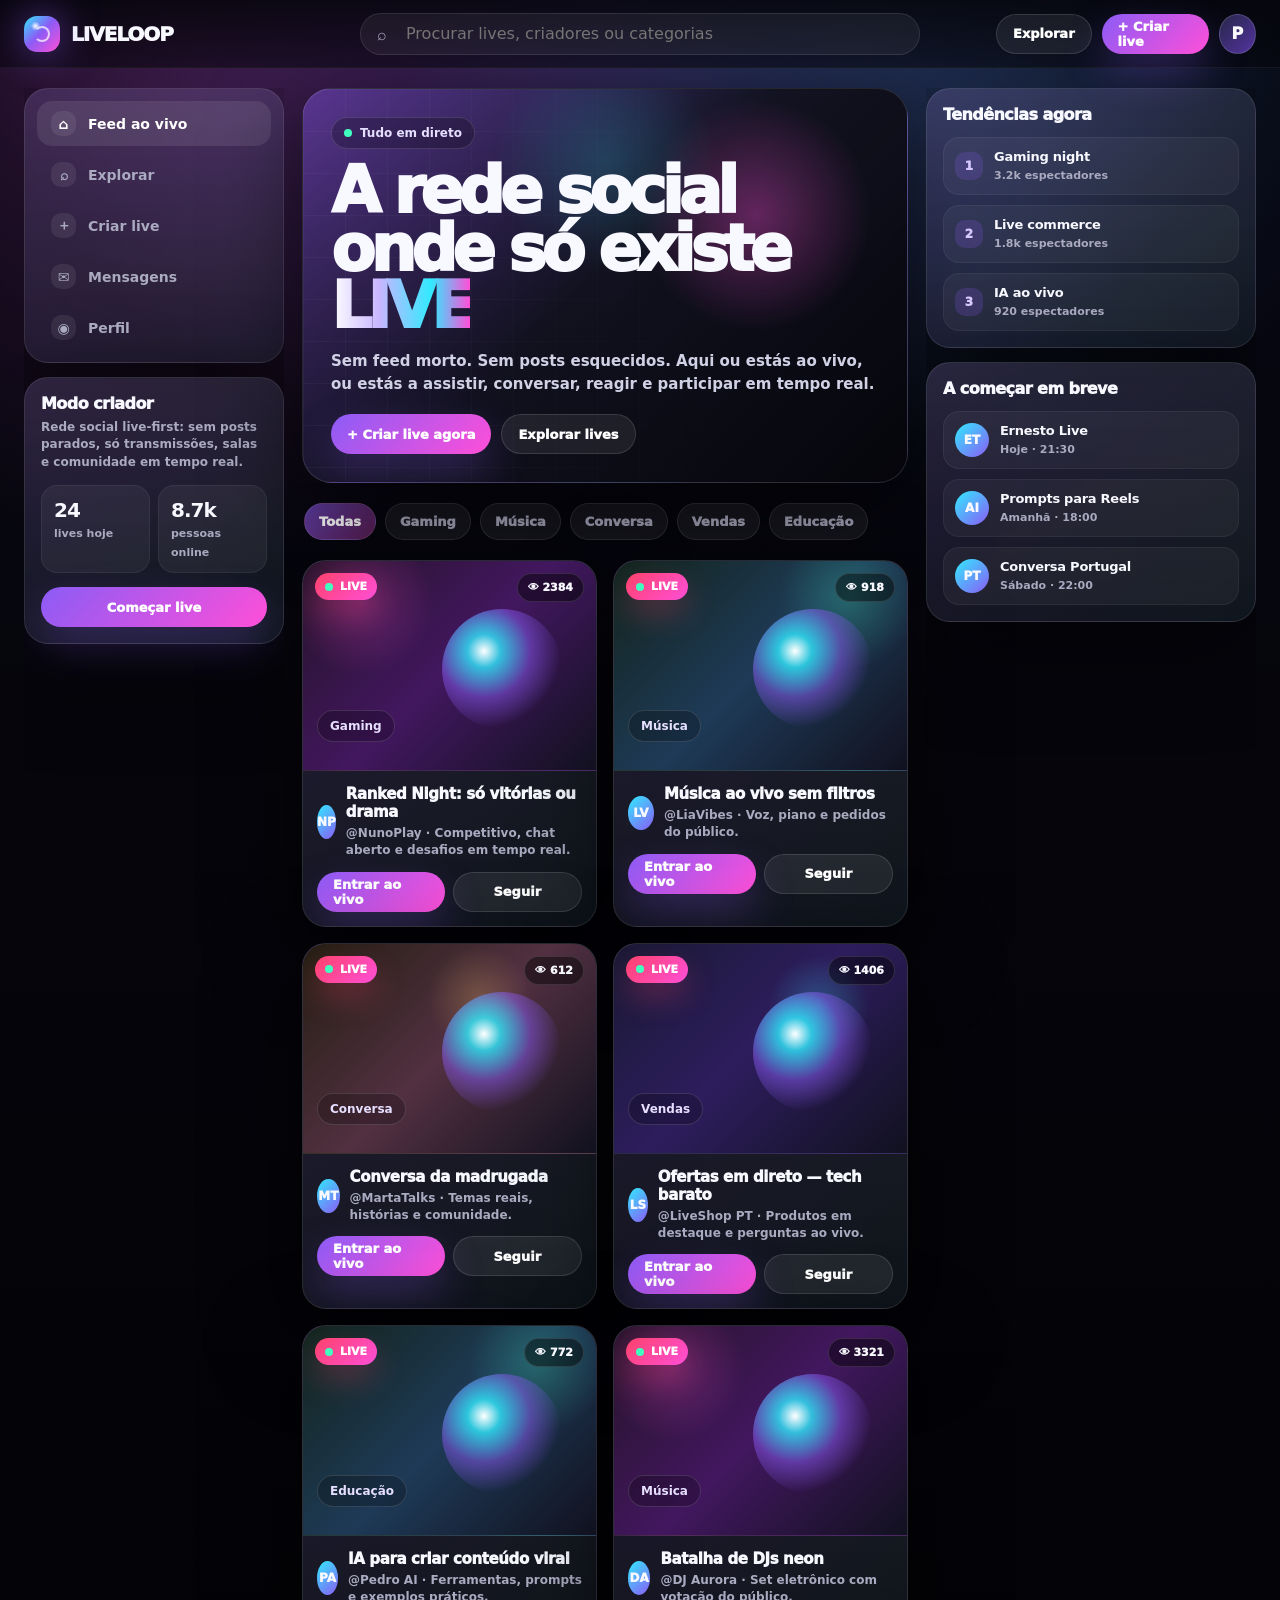
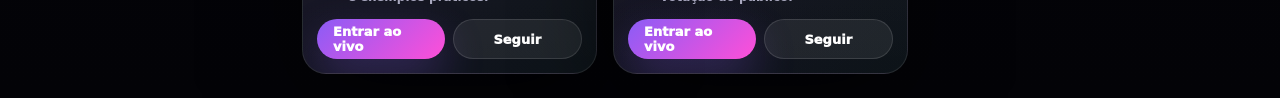
<file: index.html>
<!DOCTYPE html>
<html lang="pt">
<head>
  <meta charset="UTF-8" />
  <meta name="viewport" content="width=device-width, initial-scale=1.0" />
  <title>LIVELOOP — Rede social só para lives</title>
  <meta name="description" content="Rede social live-first onde tudo acontece em direto." />
  <link rel="stylesheet" href="style.css" />
</head>
<body>
  <div class="app">
    <header class="topbar">
  <a class="brand" href="index.html">
    <span class="logo"></span>
    <span>LIVELOOP</span>
  </a>
  <div class="search"><span>⌕</span><input placeholder="Procurar lives, criadores ou categorias" /></div>
  <div class="top-actions">
    <a class="btn" href="explore.html">Explorar</a>
    <a class="btn btn-primary" href="create.html">+ Criar live</a>
    <a class="avatar" href="profile.html">P</a>
  </div>
</header>
    <main class="layout">
      <aside class="sidebar">
  <nav class="panel nav-card">
    <a class="nav-link active" href="index.html"><span class="ico">⌂</span> Feed ao vivo</a>
    <a class="nav-link" href="explore.html"><span class="ico">⌕</span> Explorar</a>
    <a class="nav-link" href="create.html"><span class="ico">＋</span> Criar live</a>
    <a class="nav-link" href="messages.html"><span class="ico">✉</span> Mensagens</a>
    <a class="nav-link" href="profile.html"><span class="ico">◉</span> Perfil</a>
  </nav>

  <div class="panel creator-card">
    <h3>Modo criador</h3>
    <p>Rede social live-first: sem posts parados, só transmissões, salas e comunidade em tempo real.</p>
    <div class="stat-row">
      <div class="stat"><strong>24</strong><span>lives hoje</span></div>
      <div class="stat"><strong>8.7k</strong><span>pessoas online</span></div>
    </div>
    <a class="btn btn-primary" style="width:100%" href="create.html">Começar live</a>
  </div>
</aside>
      <section class="feed">
        <div class="hero">
          <div class="hero-content">
            <div class="badge"><span class="pulse"></span> Tudo em direto</div>
            <h1>A rede social onde só existe <span class="gradient">LIVE</span></h1>
            <p>Sem feed morto. Sem posts esquecidos. Aqui ou estás ao vivo, ou estás a assistir, conversar, reagir e participar em tempo real.</p>
            <div class="hero-actions">
              <a class="btn btn-primary" href="create.html">+ Criar live agora</a>
              <a class="btn" href="explore.html">Explorar lives</a>
            </div>
          </div>
        </div>

        <div class="tabs">
          <button class="tab active" data-category="Todas">Todas</button>
          <button class="tab" data-category="Gaming">Gaming</button>
          <button class="tab" data-category="Música">Música</button>
          <button class="tab" data-category="Conversa">Conversa</button>
          <button class="tab" data-category="Vendas">Vendas</button>
          <button class="tab" data-category="Educação">Educação</button>
        </div>

        <div class="live-grid" id="liveGrid"></div>
      </section>
      <aside class="rightbar">
  <div class="panel">
    <h3 class="right-title">Tendências agora</h3>
    <div class="trend-list">
      <div class="trend"><div class="rank">1</div><div><strong>Gaming night</strong><span>3.2k espectadores</span></div></div>
      <div class="trend"><div class="rank">2</div><div><strong>Live commerce</strong><span>1.8k espectadores</span></div></div>
      <div class="trend"><div class="rank">3</div><div><strong>IA ao vivo</strong><span>920 espectadores</span></div></div>
    </div>
  </div>

  <div class="panel">
    <h3 class="right-title">A começar em breve</h3>
    <div class="schedule-list">
      <div class="schedule"><div class="mini-avatar">ET</div><div><strong>Ernesto Live</strong><span>Hoje · 21:30</span></div></div>
      <div class="schedule"><div class="mini-avatar">AI</div><div><strong>Prompts para Reels</strong><span>Amanhã · 18:00</span></div></div>
      <div class="schedule"><div class="mini-avatar">PT</div><div><strong>Conversa Portugal</strong><span>Sábado · 22:00</span></div></div>
    </div>
  </div>
</aside>
    </main>
    <nav class="mobile-nav">
  <a href="index.html">⌂</a>
  <a href="explore.html">⌕</a>
  <a href="create.html">＋</a>
  <a href="messages.html">✉</a>
  <a href="profile.html">◉</a>
</nav>
  </div>
  <script src="app.js"></script>
</body>
</html>
</file>
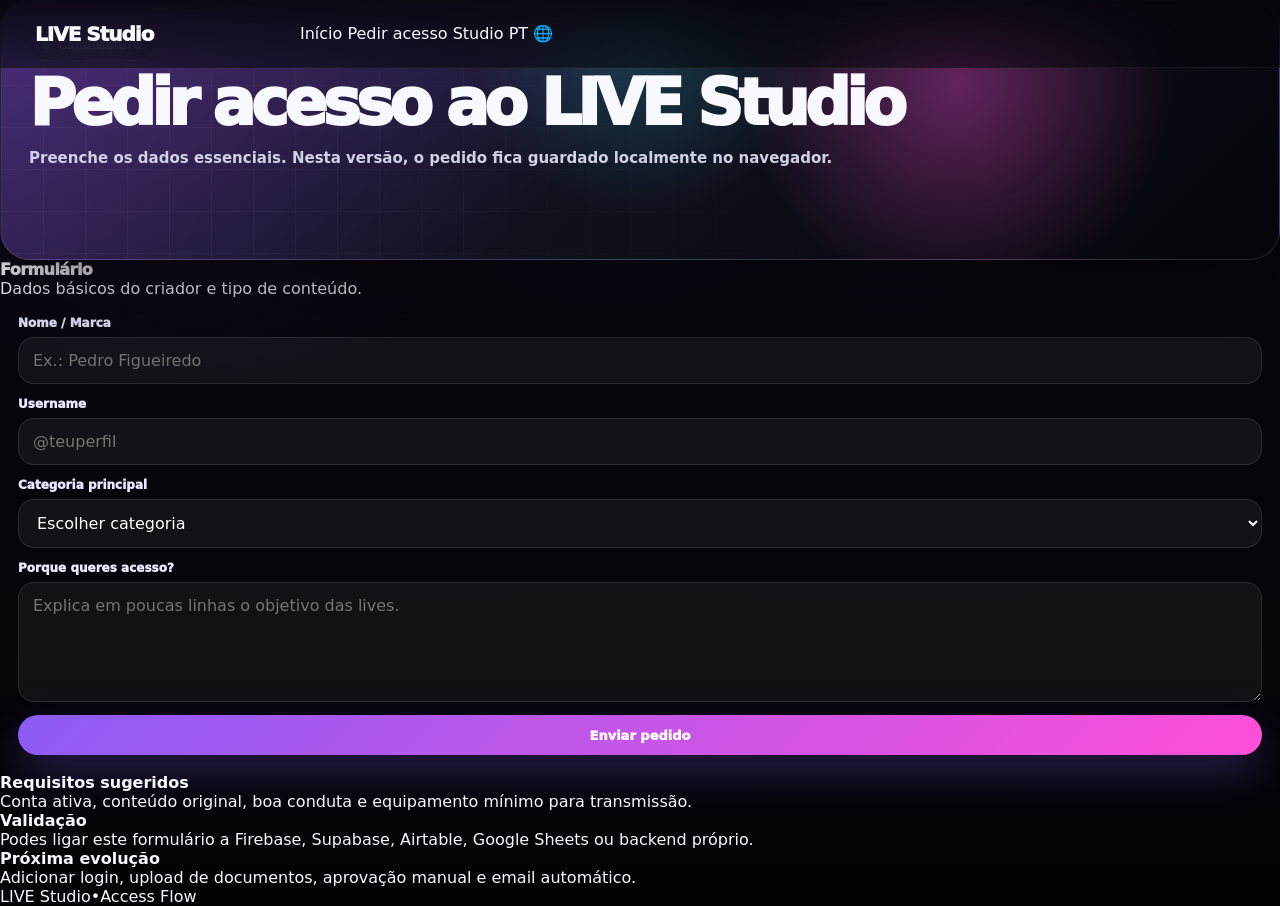
<file: acesso.html>
<!DOCTYPE html>
<html lang="pt">
<head>
  <meta charset="UTF-8" />
  <meta name="viewport" content="width=device-width, initial-scale=1.0" />
  <title>Pedir Acesso — LIVE Studio</title>
  <link rel="stylesheet" href="style.css" />
</head>
<body>
  <header class="topbar">
    <a class="brand" href="index.html">
      <span class="brand-mark"></span>
      <span>LIVE Studio</span>
    </a>
    <nav class="nav">
      <a href="index.html">Início</a>
      <a class="active" href="acesso.html">Pedir acesso</a>
      <a class="keep" href="studio.html">Studio</a>
      <span class="lang">PT 🌐</span>
    </nav>
  </header>

  <main>
    <section class="hero small">
      <div class="hero-inner">
        <div class="badge"><span class="pulse"></span> Candidatura</div>
        <h1>Pedir acesso ao <span class="gradient-text">LIVE Studio</span></h1>
        <p class="subtitle">Preenche os dados essenciais. Nesta versão, o pedido fica guardado localmente no navegador.</p>
      </div>
    </section>

    <div class="content">
      <section class="section grid-2">
        <div class="card card-pad">
          <h2 class="section-title" style="text-align:left">Formulário</h2>
          <p class="section-subtitle" style="text-align:left">Dados básicos do criador e tipo de conteúdo.</p>

          <form class="form" id="accessForm">
            <div class="field">
              <label for="name">Nome / Marca</label>
              <input id="name" name="name" placeholder="Ex.: Pedro Figueiredo" required />
            </div>

            <div class="field">
              <label for="handle">Username</label>
              <input id="handle" name="handle" placeholder="@teuperfil" required />
            </div>

            <div class="field">
              <label for="category">Categoria principal</label>
              <select id="category" name="category" required>
                <option value="">Escolher categoria</option>
                <option>Gaming</option>
                <option>Entretenimento</option>
                <option>Música</option>
                <option>Educação</option>
                <option>Vendas / Live Commerce</option>
              </select>
            </div>

            <div class="field">
              <label for="reason">Porque queres acesso?</label>
              <textarea id="reason" name="reason" placeholder="Explica em poucas linhas o objetivo das lives." required></textarea>
            </div>

            <button class="btn btn-primary" type="submit">Enviar pedido</button>
          </form>
        </div>

        <div class="card info">
          <div class="info-block">
            <strong>Requisitos sugeridos</strong>
            <p>Conta ativa, conteúdo original, boa conduta e equipamento mínimo para transmissão.</p>
          </div>
          <div class="info-block">
            <strong>Validação</strong>
            <p>Podes ligar este formulário a Firebase, Supabase, Airtable, Google Sheets ou backend próprio.</p>
          </div>
          <div class="info-block">
            <strong>Próxima evolução</strong>
            <p>Adicionar login, upload de documentos, aprovação manual e email automático.</p>
          </div>
        </div>
      </section>

      <div class="footer"><span>LIVE Studio</span><span>•</span><span>Access Flow</span></div>
    </div>
  </main>

  <script src="app.js"></script>
</body>
</html>
</file>
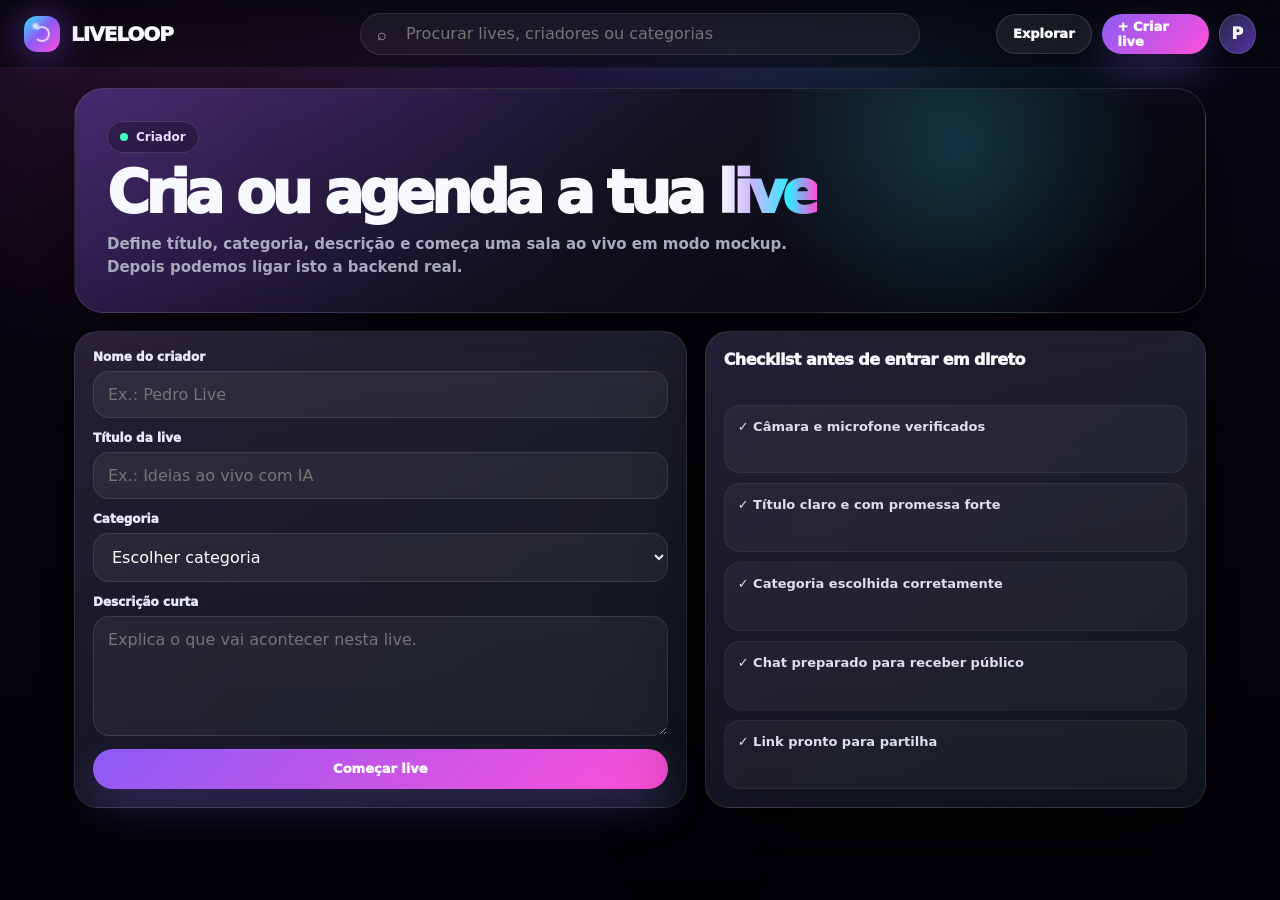
<file: create.html>
<!DOCTYPE html>
<html lang="pt">
<head>
  <meta charset="UTF-8" />
  <meta name="viewport" content="width=device-width, initial-scale=1.0" />
  <title>Criar Live — LIVELOOP</title>
  <link rel="stylesheet" href="style.css" />
</head>
<body>
  <header class="topbar">
  <a class="brand" href="index.html">
    <span class="logo"></span>
    <span>LIVELOOP</span>
  </a>
  <div class="search"><span>⌕</span><input placeholder="Procurar lives, criadores ou categorias" /></div>
  <div class="top-actions">
    <a class="btn" href="explore.html">Explorar</a>
    <a class="btn btn-primary" href="create.html">+ Criar live</a>
    <a class="avatar" href="profile.html">P</a>
  </div>
</header>
  <main class="page">
    <section class="page-hero">
      <div class="badge"><span class="pulse"></span> Criador</div>
      <h1>Cria ou agenda a tua <span class="gradient">live</span></h1>
      <p>Define título, categoria, descrição e começa uma sala ao vivo em modo mockup. Depois podemos ligar isto a backend real.</p>
    </section>

    <section class="form-grid">
      <form class="panel form" id="createLiveForm">
        <div class="field">
          <label for="creator">Nome do criador</label>
          <input id="creator" name="creator" placeholder="Ex.: Pedro Live" required />
        </div>

        <div class="field">
          <label for="title">Título da live</label>
          <input id="title" name="title" placeholder="Ex.: Ideias ao vivo com IA" required />
        </div>

        <div class="field">
          <label for="category">Categoria</label>
          <select id="category" name="category" required>
            <option value="">Escolher categoria</option>
            <option>Gaming</option>
            <option>Música</option>
            <option>Conversa</option>
            <option>Vendas</option>
            <option>Educação</option>
          </select>
        </div>

        <div class="field">
          <label for="description">Descrição curta</label>
          <textarea id="description" name="description" placeholder="Explica o que vai acontecer nesta live."></textarea>
        </div>

        <button class="btn btn-primary" type="submit">Começar live</button>
      </form>

      <aside class="panel checklist">
        <h3 class="section-title" style="text-align:left">Checklist antes de entrar em direto</h3>
        <div class="check">✓ Câmara e microfone verificados</div>
        <div class="check">✓ Título claro e com promessa forte</div>
        <div class="check">✓ Categoria escolhida corretamente</div>
        <div class="check">✓ Chat preparado para receber público</div>
        <div class="check">✓ Link pronto para partilha</div>
      </aside>
    </section>
  </main>
  <nav class="mobile-nav">
  <a href="index.html">⌂</a>
  <a href="explore.html">⌕</a>
  <a href="create.html">＋</a>
  <a href="messages.html">✉</a>
  <a href="profile.html">◉</a>
</nav>
  <script src="app.js"></script>
</body>
</html>
</file>
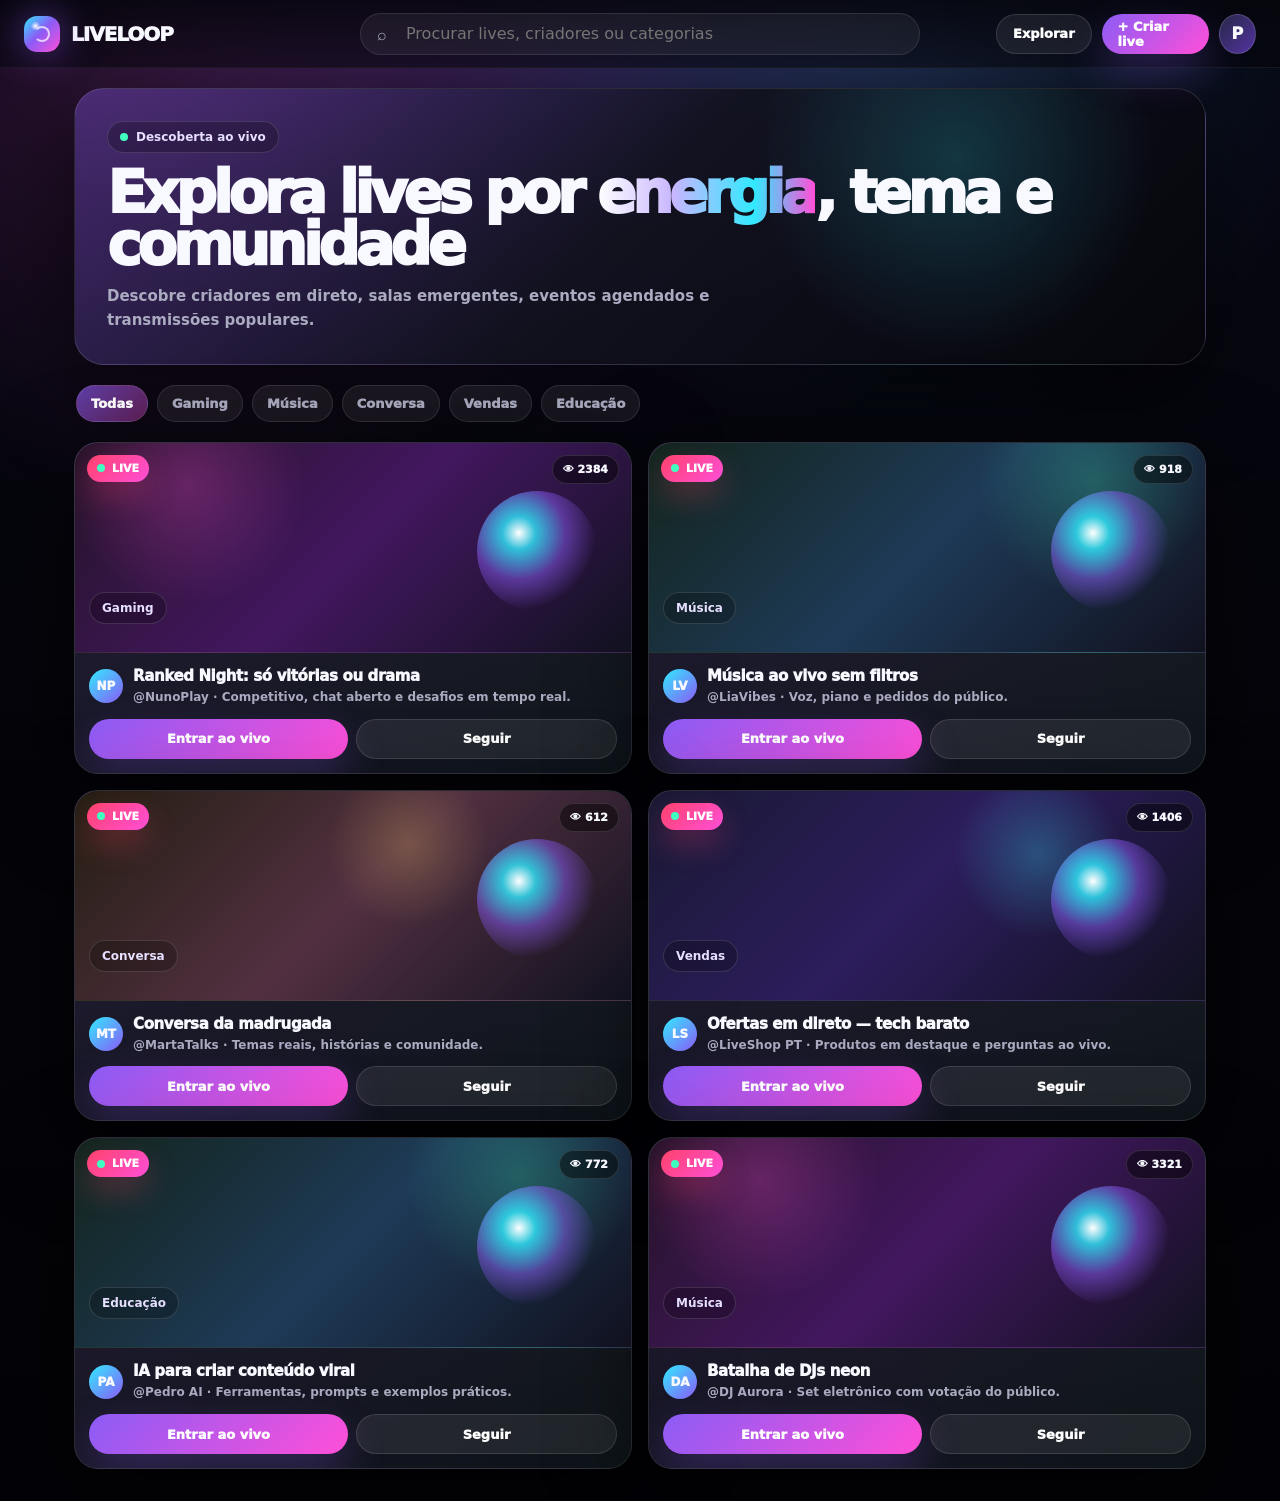
<file: explore.html>
<!DOCTYPE html>
<html lang="pt">
<head>
  <meta charset="UTF-8" />
  <meta name="viewport" content="width=device-width, initial-scale=1.0" />
  <title>Explorar — LIVELOOP</title>
  <link rel="stylesheet" href="style.css" />
</head>
<body>
  <header class="topbar">
  <a class="brand" href="index.html">
    <span class="logo"></span>
    <span>LIVELOOP</span>
  </a>
  <div class="search"><span>⌕</span><input placeholder="Procurar lives, criadores ou categorias" /></div>
  <div class="top-actions">
    <a class="btn" href="explore.html">Explorar</a>
    <a class="btn btn-primary" href="create.html">+ Criar live</a>
    <a class="avatar" href="profile.html">P</a>
  </div>
</header>
  <main class="page">
    <section class="page-hero">
      <div class="badge"><span class="pulse"></span> Descoberta ao vivo</div>
      <h1>Explora lives por <span class="gradient">energia</span>, tema e comunidade</h1>
      <p>Descobre criadores em direto, salas emergentes, eventos agendados e transmissões populares.</p>
    </section>

    <section class="feed">
      <div class="tabs">
        <button class="tab active" data-category="Todas">Todas</button>
        <button class="tab" data-category="Gaming">Gaming</button>
        <button class="tab" data-category="Música">Música</button>
        <button class="tab" data-category="Conversa">Conversa</button>
        <button class="tab" data-category="Vendas">Vendas</button>
        <button class="tab" data-category="Educação">Educação</button>
      </div>
      <div class="live-grid" id="liveGrid"></div>
    </section>
  </main>
  <nav class="mobile-nav">
  <a href="index.html">⌂</a>
  <a href="explore.html">⌕</a>
  <a href="create.html">＋</a>
  <a href="messages.html">✉</a>
  <a href="profile.html">◉</a>
</nav>
  <script src="app.js"></script>
</body>
</html>
</file>
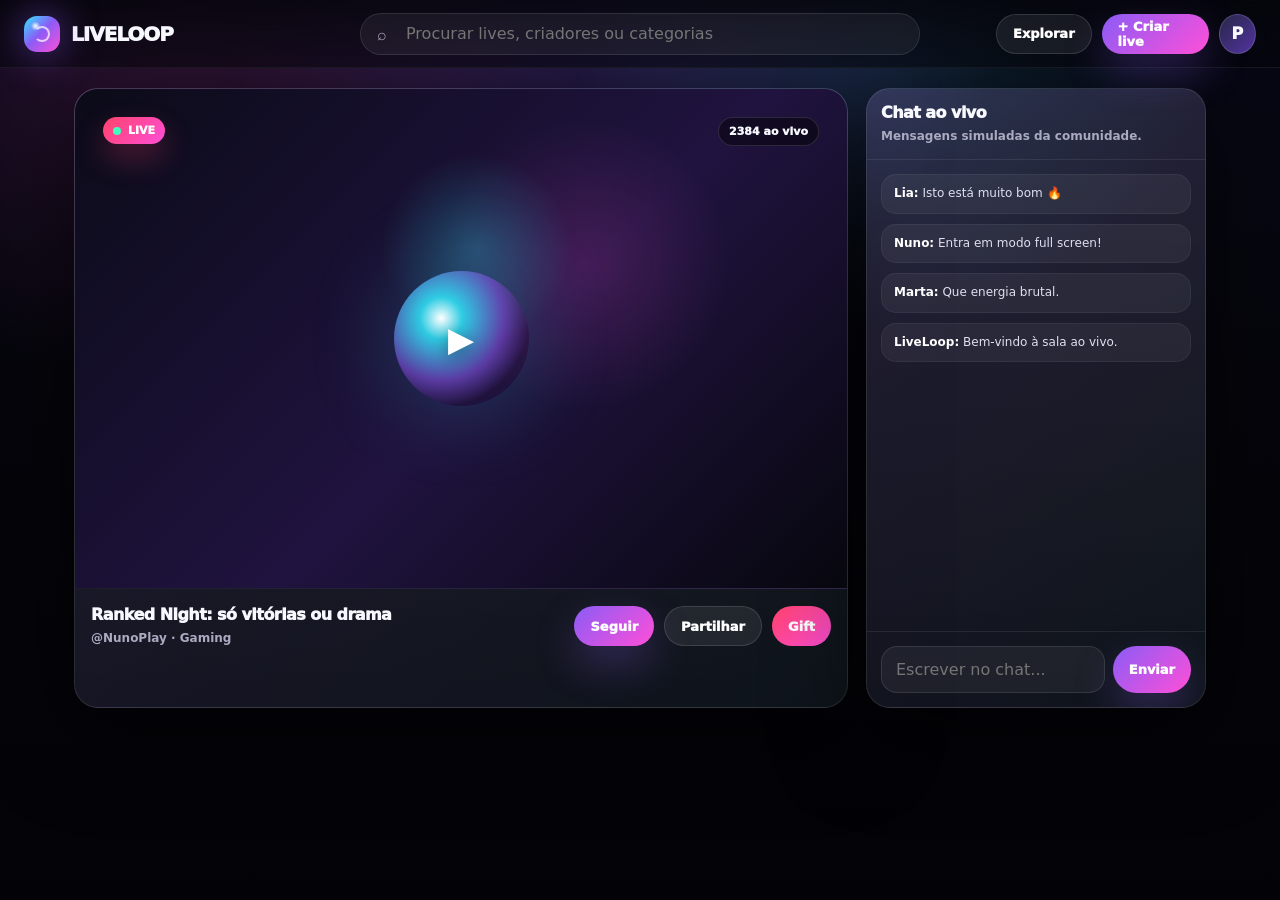
<file: live.html>
<!DOCTYPE html>
<html lang="pt">
<head>
  <meta charset="UTF-8" />
  <meta name="viewport" content="width=device-width, initial-scale=1.0" />
  <title>Sala ao vivo — LIVELOOP</title>
  <link rel="stylesheet" href="style.css" />
</head>
<body>
  <header class="topbar">
  <a class="brand" href="index.html">
    <span class="logo"></span>
    <span>LIVELOOP</span>
  </a>
  <div class="search"><span>⌕</span><input placeholder="Procurar lives, criadores ou categorias" /></div>
  <div class="top-actions">
    <a class="btn" href="explore.html">Explorar</a>
    <a class="btn btn-primary" href="create.html">+ Criar live</a>
    <a class="avatar" href="profile.html">P</a>
  </div>
</header>
  <main class="page">
    <section class="live-room">
      <div class="panel video-stage">
        <div class="video-screen">
          <div class="video-top">
            <div class="live-tag"><span class="pulse"></span> LIVE</div>
            <div class="viewer-tag" id="liveRoomViewers">2.384 ao vivo</div>
          </div>
          <div class="play-orb"></div>
        </div>
        <div class="video-bottom">
          <div>
            <h2 id="liveRoomTitle" class="section-title" style="text-align:left;margin:0">Live</h2>
            <p class="small-text"><span id="liveRoomCreator">@criador</span> · <span id="liveRoomCategory">Categoria</span></p>
          </div>
          <div class="hero-actions">
            <button class="btn btn-primary" data-toast="Seguiste este criador.">Seguir</button>
            <button class="btn" data-toast="Live partilhada no modo mockup.">Partilhar</button>
            <button class="btn btn-danger" data-toast="Presente enviado 🎁">Gift</button>
          </div>
        </div>
      </div>

      <aside class="panel chat">
        <div class="chat-head">
          <h3 class="right-title">Chat ao vivo</h3>
          <p class="small-text">Mensagens simuladas da comunidade.</p>
        </div>
        <div class="chat-messages" id="chatMessages">
          <div class="chat-bubble"><strong>Lia:</strong> Isto está muito bom 🔥</div>
          <div class="chat-bubble"><strong>Nuno:</strong> Entra em modo full screen!</div>
          <div class="chat-bubble"><strong>Marta:</strong> Que energia brutal.</div>
          <div class="chat-bubble"><strong>LiveLoop:</strong> Bem-vindo à sala ao vivo.</div>
        </div>
        <form class="chat-input" id="chatForm">
          <input id="chatText" placeholder="Escrever no chat..." />
          <button class="btn btn-primary" type="submit">Enviar</button>
        </form>
      </aside>
    </section>
  </main>
  <nav class="mobile-nav">
  <a href="index.html">⌂</a>
  <a href="explore.html">⌕</a>
  <a href="create.html">＋</a>
  <a href="messages.html">✉</a>
  <a href="profile.html">◉</a>
</nav>
  <script src="app.js"></script>
</body>
</html>
</file>
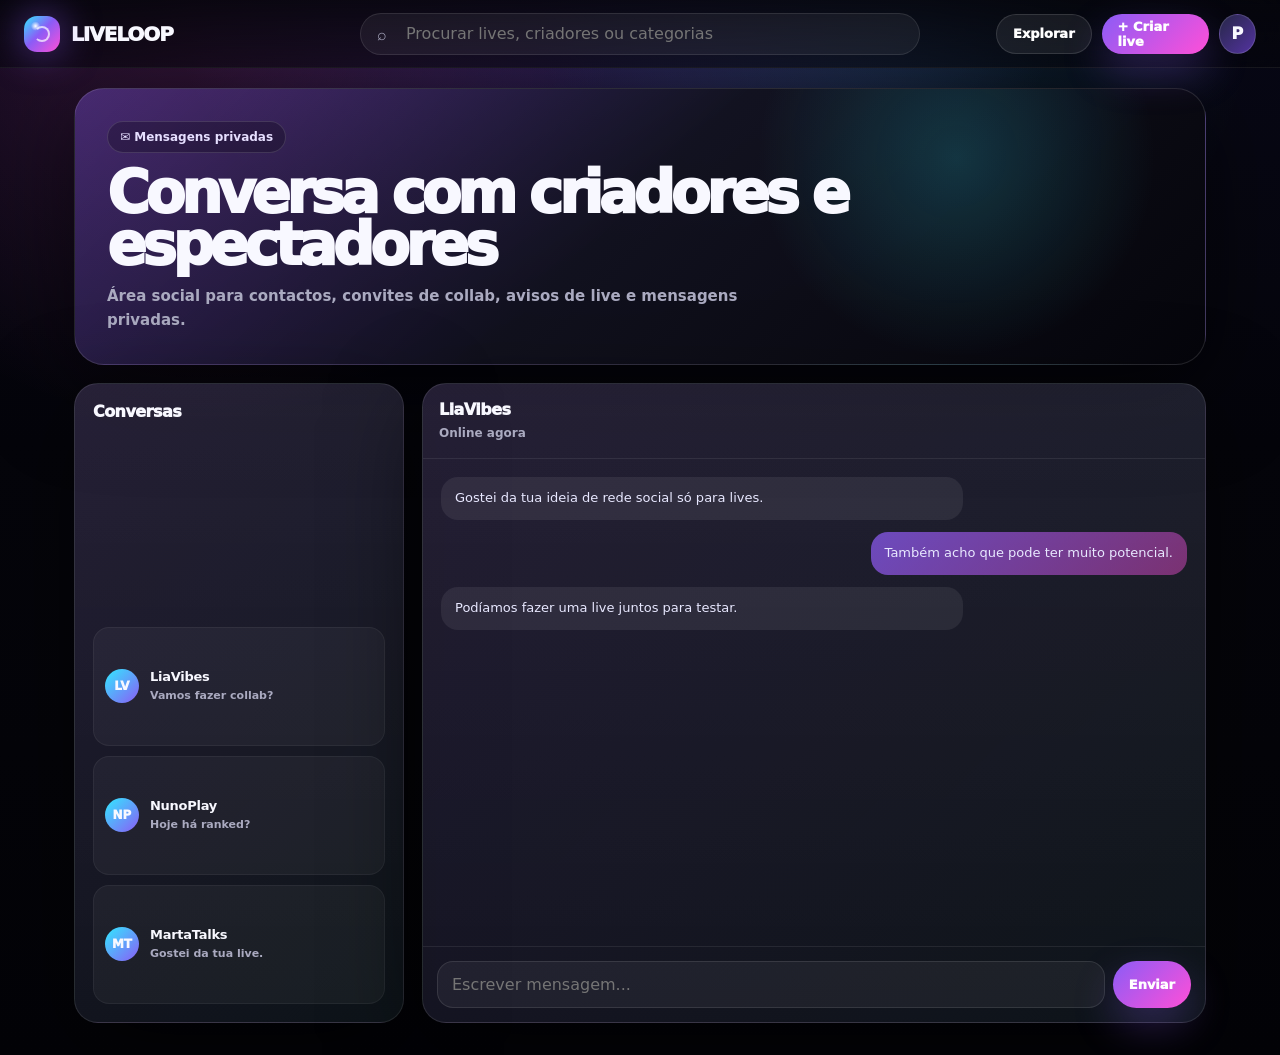
<file: messages.html>
<!DOCTYPE html>
<html lang="pt">
<head>
  <meta charset="UTF-8" />
  <meta name="viewport" content="width=device-width, initial-scale=1.0" />
  <title>Mensagens — LIVELOOP</title>
  <link rel="stylesheet" href="style.css" />
</head>
<body>
  <header class="topbar">
  <a class="brand" href="index.html">
    <span class="logo"></span>
    <span>LIVELOOP</span>
  </a>
  <div class="search"><span>⌕</span><input placeholder="Procurar lives, criadores ou categorias" /></div>
  <div class="top-actions">
    <a class="btn" href="explore.html">Explorar</a>
    <a class="btn btn-primary" href="create.html">+ Criar live</a>
    <a class="avatar" href="profile.html">P</a>
  </div>
</header>
  <main class="page">
    <section class="page-hero">
      <div class="badge">✉ Mensagens privadas</div>
      <h1>Conversa com criadores e espectadores</h1>
      <p>Área social para contactos, convites de collab, avisos de live e mensagens privadas.</p>
    </section>

    <section class="messages-page">
      <aside class="panel checklist">
        <h3 class="right-title">Conversas</h3>
        <div class="message-list">
          <div class="message-item"><div class="mini-avatar">LV</div><div><strong>LiaVibes</strong><span>Vamos fazer collab?</span></div></div>
          <div class="message-item"><div class="mini-avatar">NP</div><div><strong>NunoPlay</strong><span>Hoje há ranked?</span></div></div>
          <div class="message-item"><div class="mini-avatar">MT</div><div><strong>MartaTalks</strong><span>Gostei da tua live.</span></div></div>
        </div>
      </aside>

      <div class="panel conversation">
        <div class="conversation-head">
          <h3 class="right-title">LiaVibes</h3>
          <p class="small-text">Online agora</p>
        </div>

        <div class="conversation-body" id="conversationBody">
          <div class="dm">Gostei da tua ideia de rede social só para lives.</div>
          <div class="dm me">Também acho que pode ter muito potencial.</div>
          <div class="dm">Podíamos fazer uma live juntos para testar.</div>
        </div>

        <form class="chat-input" id="messageForm">
          <input id="messageText" placeholder="Escrever mensagem..." />
          <button class="btn btn-primary" type="submit">Enviar</button>
        </form>
      </div>
    </section>
  </main>
  <nav class="mobile-nav">
  <a href="index.html">⌂</a>
  <a href="explore.html">⌕</a>
  <a href="create.html">＋</a>
  <a href="messages.html">✉</a>
  <a href="profile.html">◉</a>
</nav>
  <script src="app.js"></script>
</body>
</html>
</file>
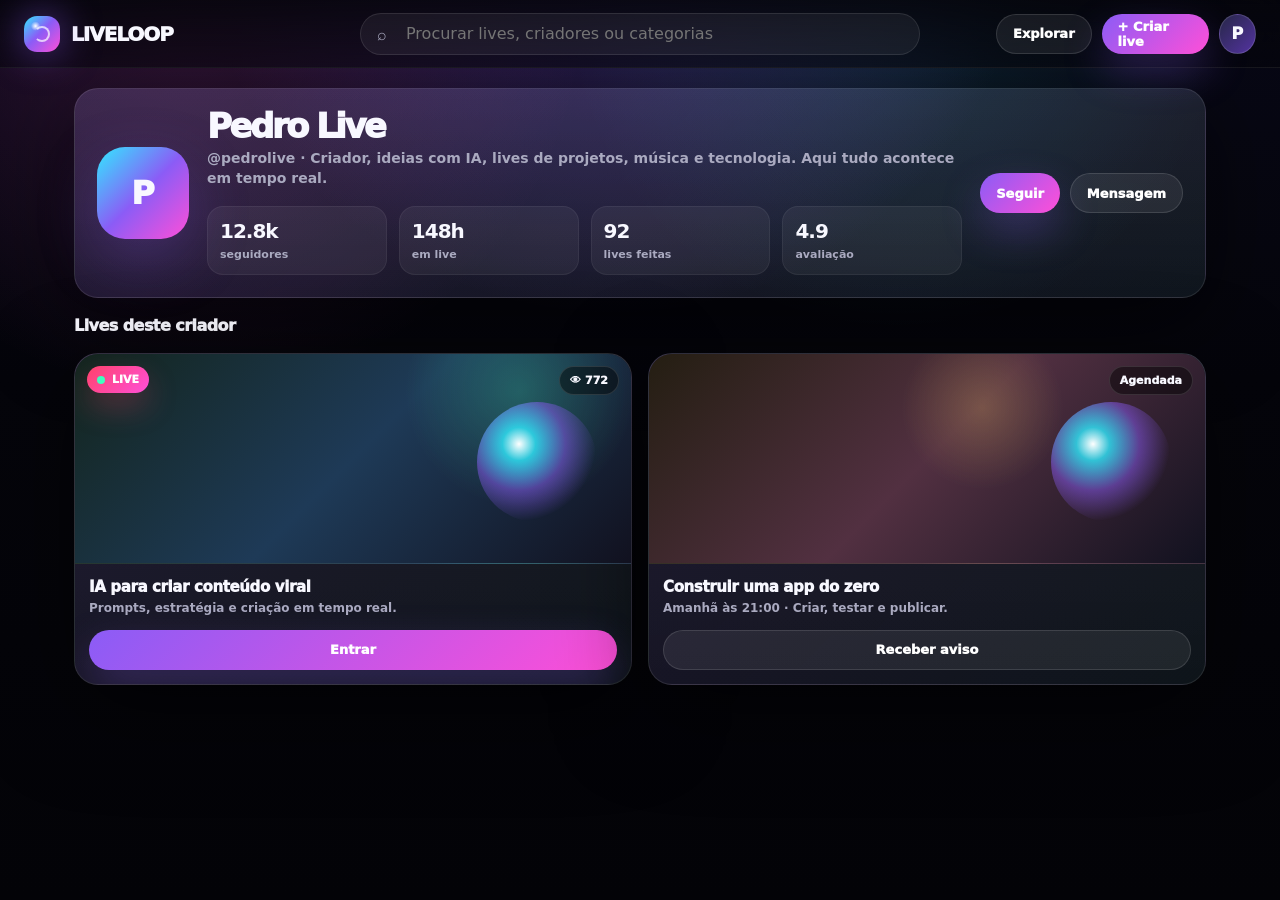
<file: profile.html>
<!DOCTYPE html>
<html lang="pt">
<head>
  <meta charset="UTF-8" />
  <meta name="viewport" content="width=device-width, initial-scale=1.0" />
  <title>Perfil — LIVELOOP</title>
  <link rel="stylesheet" href="style.css" />
</head>
<body>
  <header class="topbar">
  <a class="brand" href="index.html">
    <span class="logo"></span>
    <span>LIVELOOP</span>
  </a>
  <div class="search"><span>⌕</span><input placeholder="Procurar lives, criadores ou categorias" /></div>
  <div class="top-actions">
    <a class="btn" href="explore.html">Explorar</a>
    <a class="btn btn-primary" href="create.html">+ Criar live</a>
    <a class="avatar" href="profile.html">P</a>
  </div>
</header>
  <main class="page">
    <section class="panel profile-header">
      <div class="profile-avatar">P</div>
      <div>
        <h1>Pedro Live</h1>
        <p>@pedrolive · Criador, ideias com IA, lives de projetos, música e tecnologia. Aqui tudo acontece em tempo real.</p>
        <div class="profile-stats">
          <div class="stat"><strong>12.8k</strong><span>seguidores</span></div>
          <div class="stat"><strong>148h</strong><span>em live</span></div>
          <div class="stat"><strong>92</strong><span>lives feitas</span></div>
          <div class="stat"><strong>4.9</strong><span>avaliação</span></div>
        </div>
      </div>
      <div class="hero-actions">
        <button class="btn btn-primary" data-toast="Perfil seguido.">Seguir</button>
        <a class="btn" href="messages.html">Mensagem</a>
      </div>
    </section>

    <section class="feed" style="margin-top:18px">
      <h2 class="section-title" style="text-align:left">Lives deste criador</h2>
      <div class="live-grid">
        <article class="panel live-card">
          <a href="live.html?id=5" class="thumb alt2">
            <div class="live-tag"><span class="pulse"></span> LIVE</div>
            <div class="viewer-tag">👁 772</div>
            <div class="visual-orb"></div>
          </a>
          <div class="live-body">
            <h3>IA para criar conteúdo viral</h3>
            <p>Prompts, estratégia e criação em tempo real.</p>
            <div class="live-actions"><a class="btn btn-primary" href="live.html?id=5">Entrar</a></div>
          </div>
        </article>

        <article class="panel live-card">
          <a href="create.html" class="thumb alt3">
            <div class="viewer-tag">Agendada</div>
            <div class="visual-orb"></div>
          </a>
          <div class="live-body">
            <h3>Construir uma app do zero</h3>
            <p>Amanhã às 21:00 · Criar, testar e publicar.</p>
            <div class="live-actions"><button class="btn" data-toast="Lembrete ativado.">Receber aviso</button></div>
          </div>
        </article>
      </div>
    </section>
  </main>
  <nav class="mobile-nav">
  <a href="index.html">⌂</a>
  <a href="explore.html">⌕</a>
  <a href="create.html">＋</a>
  <a href="messages.html">✉</a>
  <a href="profile.html">◉</a>
</nav>
  <script src="app.js"></script>
</body>
</html>
</file>
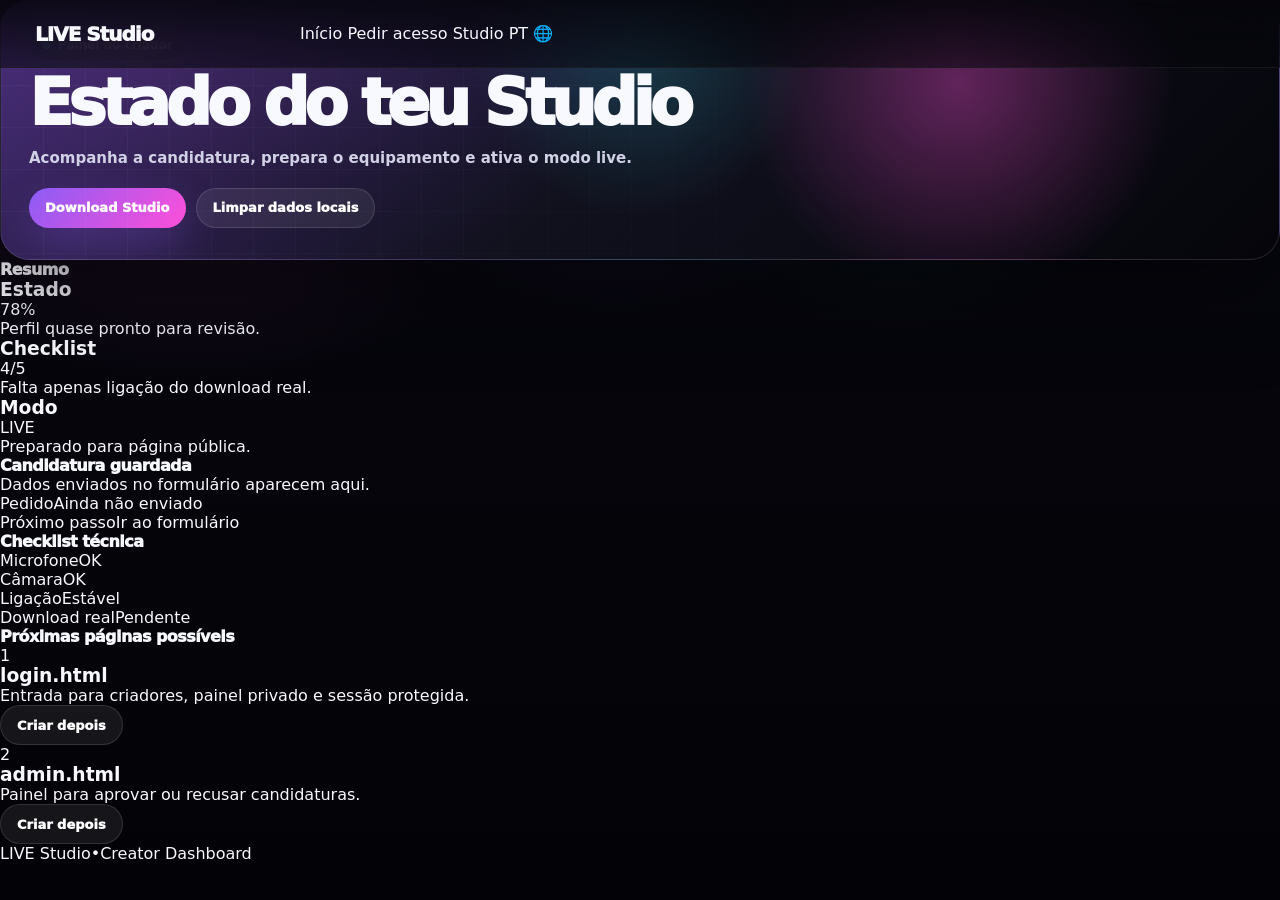
<file: studio.html>
<!DOCTYPE html>
<html lang="pt">
<head>
  <meta charset="UTF-8" />
  <meta name="viewport" content="width=device-width, initial-scale=1.0" />
  <title>Painel — LIVE Studio</title>
  <link rel="stylesheet" href="style.css" />
</head>
<body>
  <header class="topbar">
    <a class="brand" href="index.html">
      <span class="brand-mark"></span>
      <span>LIVE Studio</span>
    </a>
    <nav class="nav">
      <a href="index.html">Início</a>
      <a href="acesso.html">Pedir acesso</a>
      <a class="active keep" href="studio.html">Studio</a>
      <span class="lang">PT 🌐</span>
    </nav>
  </header>

  <main>
    <section class="hero small">
      <div class="hero-inner">
        <div class="badge"><span class="pulse"></span> Painel do criador</div>
        <h1>Estado do teu <span class="gradient-text">Studio</span></h1>
        <p class="subtitle">Acompanha a candidatura, prepara o equipamento e ativa o modo live.</p>
        <div class="hero-actions">
          <button class="btn btn-primary" data-toast="Download simulado. Liga este botão ao ficheiro real.">Download Studio</button>
          <button class="btn" id="clearApplication">Limpar dados locais</button>
        </div>
      </div>
    </section>

    <div class="content">
      <section class="section">
        <h2 class="section-title">Resumo</h2>
        <div class="grid-3">
          <div class="card mini">
            <h3>Estado</h3>
            <div class="metric">78%</div>
            <p>Perfil quase pronto para revisão.</p>
          </div>
          <div class="card mini">
            <h3>Checklist</h3>
            <div class="metric">4/5</div>
            <p>Falta apenas ligação do download real.</p>
          </div>
          <div class="card mini">
            <h3>Modo</h3>
            <div class="metric">LIVE</div>
            <p>Preparado para página pública.</p>
          </div>
        </div>
      </section>

      <section class="section grid-2">
        <div class="card card-pad">
          <h2 class="section-title" style="text-align:left">Candidatura guardada</h2>
          <p class="section-subtitle" style="text-align:left">Dados enviados no formulário aparecem aqui.</p>
          <div class="status-box" id="savedApplication">
            <div class="status-item"><span>Pedido</span><span class="status warn">Ainda não enviado</span></div>
            <div class="status-item"><span>Próximo passo</span><span class="status">Ir ao formulário</span></div>
          </div>
        </div>

        <div class="card card-pad">
          <h2 class="section-title" style="text-align:left">Checklist técnica</h2>
          <div class="status-box">
            <div class="status-item"><span>Microfone</span><span class="status ok">OK</span></div>
            <div class="status-item"><span>Câmara</span><span class="status ok">OK</span></div>
            <div class="status-item"><span>Ligação</span><span class="status ok">Estável</span></div>
            <div class="status-item"><span>Download real</span><span class="status warn">Pendente</span></div>
          </div>
        </div>
      </section>

      <section class="section">
        <h2 class="section-title">Próximas páginas possíveis</h2>
        <div class="card steps">
          <div class="step">
            <div class="num">1</div>
            <div>
              <h3>login.html</h3>
              <p>Entrada para criadores, painel privado e sessão protegida.</p>
            </div>
            <button class="btn" data-toast="Próximo ficheiro sugerido: login.html">Criar depois</button>
          </div>
          <div class="step">
            <div class="num">2</div>
            <div>
              <h3>admin.html</h3>
              <p>Painel para aprovar ou recusar candidaturas.</p>
            </div>
            <button class="btn" data-toast="Próximo ficheiro sugerido: admin.html">Criar depois</button>
          </div>
        </div>
      </section>

      <div class="footer"><span>LIVE Studio</span><span>•</span><span>Creator Dashboard</span></div>
    </div>
  </main>

  <script src="app.js"></script>
</body>
</html>
</file>
<file: style.css>
/* LIVELOOP — Rede social apenas para lives */
:root{
  --bg:#05050b;
  --bg2:#090914;
  --panel:#12121f;
  --panel2:#19192b;
  --panel3:#202037;
  --line:rgba(255,255,255,.10);
  --line2:rgba(255,255,255,.16);
  --text:#f8f8ff;
  --muted:#aaaac0;
  --soft:#77778d;
  --purple:#8b5cf6;
  --pink:#ff4fd8;
  --cyan:#31eaff;
  --green:#40ffbf;
  --red:#ff426b;
  --yellow:#ffd166;
  --radius:24px;
  --shadow:0 25px 90px rgba(0,0,0,.55);
}
*{box-sizing:border-box;margin:0;padding:0}
html{scroll-behavior:smooth}
body{
  min-height:100vh;
  background:
    radial-gradient(circle at 15% 0%,rgba(255,79,216,.17),transparent 28%),
    radial-gradient(circle at 70% 0%,rgba(49,234,255,.12),transparent 26%),
    radial-gradient(circle at 48% -12%,rgba(139,92,246,.35),transparent 35%),
    linear-gradient(180deg,#080816 0%,#05050b 42%,#030307 100%);
  color:var(--text);
  font-family:Inter, ui-sans-serif, system-ui, -apple-system, BlinkMacSystemFont, "Segoe UI", sans-serif;
  overflow-x:hidden;
}
a{color:inherit;text-decoration:none}
button,input,textarea,select{font:inherit}
button{cursor:pointer}
img{max-width:100%;display:block}
.app{
  width:min(1440px,100%);
  margin:0 auto;
}
.topbar{
  position:fixed;
  inset:0 0 auto 0;
  z-index:40;
  height:68px;
  display:grid;
  grid-template-columns:260px 1fr 260px;
  align-items:center;
  gap:16px;
  padding:0 24px;
  background:linear-gradient(180deg,rgba(5,5,11,.88),rgba(5,5,11,.54));
  backdrop-filter:blur(18px);
  border-bottom:1px solid rgba(255,255,255,.07);
}
.brand{
  display:flex;
  align-items:center;
  gap:11px;
  font-weight:1000;
  letter-spacing:-.05em;
  font-size:20px;
}
.logo{
  width:36px;
  height:36px;
  border-radius:13px;
  background:
    radial-gradient(circle at 32% 28%,#fff,transparent 13%),
    linear-gradient(135deg,var(--cyan),var(--purple) 46%,var(--pink));
  box-shadow:0 0 38px rgba(139,92,246,.58);
  position:relative;
}
.logo::after{
  content:"";
  position:absolute;
  inset:10px;
  border:2px solid rgba(255,255,255,.7);
  border-radius:50%;
  border-left-color:transparent;
}
.search{
  width:min(560px,100%);
  justify-self:center;
  position:relative;
}
.search input{
  width:100%;
  height:42px;
  border:1px solid rgba(255,255,255,.10);
  background:rgba(255,255,255,.06);
  color:#fff;
  border-radius:999px;
  padding:0 45px;
  outline:none;
}
.search span{
  position:absolute;
  left:17px;
  top:50%;
  transform:translateY(-50%);
  color:var(--muted);
}
.top-actions{
  justify-self:end;
  display:flex;
  align-items:center;
  gap:10px;
}
.btn{
  min-height:40px;
  border:1px solid rgba(255,255,255,.12);
  background:rgba(255,255,255,.075);
  color:#fff;
  padding:0 16px;
  border-radius:999px;
  font-size:13px;
  font-weight:950;
  display:inline-flex;
  align-items:center;
  justify-content:center;
  gap:8px;
  transition:.2s ease;
}
.btn:hover{transform:translateY(-2px);background:rgba(255,255,255,.12)}
.btn-primary{
  border:0;
  background:linear-gradient(135deg,var(--purple),var(--pink));
  box-shadow:0 18px 42px rgba(139,92,246,.28);
}
.btn-cyan{
  border:0;
  background:linear-gradient(135deg,#12c8ff,#0df2b4);
  color:#020207;
}
.btn-danger{
  border:0;
  background:linear-gradient(135deg,var(--red),var(--pink));
}
.avatar{
  width:40px;
  height:40px;
  border-radius:50%;
  background:linear-gradient(135deg,#272748,#5333a0);
  border:1px solid rgba(255,255,255,.14);
  display:grid;
  place-items:center;
  font-weight:1000;
}
.layout{
  display:grid;
  grid-template-columns:260px 1fr 330px;
  gap:18px;
  padding:88px 24px 24px;
}
.sidebar,.rightbar{
  position:sticky;
  top:88px;
  height:calc(100vh - 108px);
  overflow:auto;
}
.sidebar::-webkit-scrollbar,.rightbar::-webkit-scrollbar{width:0}
.panel{
  background:
    linear-gradient(180deg,rgba(255,255,255,.075),rgba(255,255,255,.035)),
    linear-gradient(135deg,rgba(139,92,246,.12),rgba(49,234,255,.035));
  border:1px solid var(--line);
  border-radius:var(--radius);
  box-shadow:var(--shadow);
}
.nav-card{
  padding:12px;
  display:grid;
  gap:6px;
}
.nav-link{
  display:flex;
  align-items:center;
  gap:12px;
  min-height:45px;
  padding:0 14px;
  border-radius:15px;
  color:var(--muted);
  font-size:14px;
  font-weight:900;
  transition:.18s ease;
}
.nav-link:hover,.nav-link.active{
  background:rgba(255,255,255,.09);
  color:#fff;
}
.nav-link .ico{
  width:25px;
  height:25px;
  display:grid;
  place-items:center;
  border-radius:10px;
  background:rgba(255,255,255,.08);
}
.creator-card{
  padding:16px;
  margin-top:14px;
}
.creator-card h3,.right-title,.section-title{
  font-size:16px;
  letter-spacing:-.035em;
  font-weight:1000;
}
.creator-card p,.small-text{
  color:var(--muted);
  font-size:12px;
  line-height:1.45;
  font-weight:650;
  margin-top:6px;
}
.stat-row{
  display:grid;
  grid-template-columns:1fr 1fr;
  gap:8px;
  margin:14px 0;
}
.stat{
  padding:12px;
  border-radius:16px;
  background:rgba(255,255,255,.055);
  border:1px solid rgba(255,255,255,.06);
}
.stat strong{
  font-size:20px;
  display:block;
  letter-spacing:-.05em;
}
.stat span{
  color:var(--muted);
  font-size:11px;
  font-weight:800;
}
.feed{
  display:grid;
  gap:18px;
}
.hero{
  min-height:260px;
  border-radius:30px;
  padding:28px;
  overflow:hidden;
  position:relative;
  background:
    radial-gradient(circle at 75% 32%,rgba(255,79,216,.35),transparent 22%),
    radial-gradient(circle at 50% 18%,rgba(49,234,255,.18),transparent 25%),
    linear-gradient(135deg,rgba(139,92,246,.42),rgba(18,18,31,.96) 48%,rgba(5,5,11,.98));
  border:1px solid rgba(255,255,255,.12);
  box-shadow:var(--shadow);
}
.hero::before{
  content:"";
  position:absolute;
  inset:0;
  background:
    linear-gradient(rgba(255,255,255,.035) 1px, transparent 1px),
    linear-gradient(90deg,rgba(255,255,255,.035) 1px,transparent 1px);
  background-size:42px 42px;
  mask-image:linear-gradient(90deg,black,transparent 80%);
}
.hero-content{
  position:relative;
  z-index:1;
  width:min(620px,100%);
}
.badge{
  display:inline-flex;
  align-items:center;
  gap:8px;
  padding:8px 12px;
  border-radius:999px;
  background:rgba(0,0,0,.24);
  border:1px solid rgba(255,255,255,.13);
  color:#e6dfff;
  font-size:12px;
  font-weight:900;
  margin-bottom:14px;
}
.pulse{
  width:8px;
  height:8px;
  border-radius:999px;
  background:var(--green);
  box-shadow:0 0 0 0 rgba(64,255,191,.6);
  animation:pulse 1.5s infinite;
}
@keyframes pulse{
  70%{box-shadow:0 0 0 12px rgba(64,255,191,0)}
  100%{box-shadow:0 0 0 0 rgba(64,255,191,0)}
}
h1{
  font-size:clamp(36px,5vw,68px);
  line-height:.9;
  letter-spacing:-.075em;
  font-weight:1000;
  margin-bottom:14px;
}
.gradient{
  background:linear-gradient(90deg,#fff,#c8b6ff 35%,#31eaff 72%,#ff4fd8);
  -webkit-background-clip:text;
  background-clip:text;
  color:transparent;
}
.hero p{
  color:#d1d1e6;
  font-size:15px;
  line-height:1.55;
  font-weight:650;
  margin-bottom:18px;
}
.hero-actions{display:flex;flex-wrap:wrap;gap:10px}
.tabs{
  display:flex;
  gap:9px;
  overflow:auto;
  padding:2px;
}
.tabs::-webkit-scrollbar{height:0}
.tab{
  border:1px solid rgba(255,255,255,.11);
  background:rgba(255,255,255,.065);
  color:var(--muted);
  border-radius:999px;
  padding:10px 14px;
  font-size:13px;
  font-weight:950;
  white-space:nowrap;
}
.tab.active,.tab:hover{
  color:#fff;
  background:linear-gradient(135deg,rgba(139,92,246,.65),rgba(255,79,216,.35));
}
.live-grid{
  display:grid;
  grid-template-columns:repeat(2,minmax(0,1fr));
  gap:16px;
}
.live-card{
  overflow:hidden;
  transition:.2s ease;
}
.live-card:hover{transform:translateY(-4px)}
.thumb{
  min-height:210px;
  position:relative;
  background:
    radial-gradient(circle at 70% 30%,rgba(49,234,255,.26),transparent 20%),
    linear-gradient(135deg,#191933,#2d1d5d 48%,#11111f);
  border-bottom:1px solid rgba(255,255,255,.08);
  display:flex;
  align-items:flex-end;
  padding:14px;
}
.thumb.alt1{background:radial-gradient(circle at 20% 20%,rgba(255,79,216,.26),transparent 25%),linear-gradient(135deg,#251326,#42175f,#11111f)}
.thumb.alt2{background:radial-gradient(circle at 80% 18%,rgba(64,255,191,.23),transparent 24%),linear-gradient(135deg,#13251d,#1e3a57,#11111f)}
.thumb.alt3{background:radial-gradient(circle at 60% 26%,rgba(255,209,102,.22),transparent 22%),linear-gradient(135deg,#241e12,#523041,#11111f)}
.live-tag{
  position:absolute;
  top:12px;
  left:12px;
  display:flex;
  align-items:center;
  gap:7px;
  background:linear-gradient(135deg,var(--red),var(--pink));
  color:#fff;
  border-radius:999px;
  padding:7px 10px;
  font-size:11px;
  font-weight:1000;
  box-shadow:0 14px 30px rgba(255,66,107,.28);
}
.viewer-tag{
  position:absolute;
  top:12px;
  right:12px;
  background:rgba(0,0,0,.45);
  border:1px solid rgba(255,255,255,.12);
  border-radius:999px;
  padding:7px 10px;
  font-size:11px;
  font-weight:950;
}
.thumb-title{
  position:relative;
  z-index:1;
  width:100%;
}
.visual-orb{
  position:absolute;
  width:120px;
  height:120px;
  border-radius:50%;
  right:34px;
  top:48px;
  background:radial-gradient(circle at 35% 35%,#fff,rgba(49,234,255,.8) 15%,rgba(139,92,246,.5) 42%,transparent 70%);
  filter:blur(.2px);
}
.live-body{
  padding:14px;
}
.creator-line{
  display:flex;
  align-items:center;
  gap:10px;
  margin-bottom:10px;
}
.mini-avatar{
  width:34px;
  height:34px;
  border-radius:50%;
  background:linear-gradient(135deg,var(--cyan),var(--purple));
  display:grid;
  place-items:center;
  font-size:12px;
  font-weight:1000;
}
.live-body h3{
  font-size:15px;
  line-height:1.2;
  letter-spacing:-.025em;
  font-weight:1000;
}
.live-body p{
  color:var(--muted);
  font-size:12px;
  line-height:1.4;
  margin-top:4px;
  font-weight:650;
}
.live-actions{
  display:flex;
  gap:8px;
  margin-top:13px;
}
.live-actions .btn{flex:1}
.rightbar .panel{
  padding:16px;
  margin-bottom:14px;
}
.trend-list,.schedule-list,.message-list{
  display:grid;
  gap:10px;
  margin-top:13px;
}
.trend,.schedule,.message-item{
  display:flex;
  align-items:center;
  gap:11px;
  padding:11px;
  border-radius:16px;
  background:rgba(255,255,255,.045);
  border:1px solid rgba(255,255,255,.055);
}
.trend .rank{
  width:28px;
  height:28px;
  border-radius:10px;
  display:grid;
  place-items:center;
  background:rgba(139,92,246,.2);
  color:#d7c8ff;
  font-size:12px;
  font-weight:1000;
}
.trend strong,.schedule strong,.message-item strong{
  display:block;
  font-size:13px;
  letter-spacing:-.02em;
}
.trend span,.schedule span,.message-item span{
  color:var(--muted);
  font-size:11px;
  font-weight:750;
}
.page{
  padding:88px 24px 32px;
  width:min(1180px,100%);
  margin:0 auto;
}
.page-hero{
  border-radius:30px;
  padding:32px;
  background:
    radial-gradient(circle at 78% 25%,rgba(49,234,255,.18),transparent 22%),
    linear-gradient(135deg,rgba(139,92,246,.35),rgba(18,18,31,.95) 48%,rgba(5,5,11,.98));
  border:1px solid rgba(255,255,255,.12);
  box-shadow:var(--shadow);
  margin-bottom:18px;
}
.page-hero h1{font-size:clamp(34px,4.7vw,58px)}
.page-hero p{
  width:min(680px,100%);
  color:var(--muted);
  font-size:15px;
  line-height:1.55;
  font-weight:650;
}
.form-grid{
  display:grid;
  grid-template-columns:1.1fr .9fr;
  gap:18px;
}
.form{
  padding:18px;
  display:grid;
  gap:13px;
}
.field{display:grid;gap:7px}
label{
  color:#e8e8ff;
  font-size:12px;
  font-weight:950;
}
input,textarea,select{
  width:100%;
  border:1px solid rgba(255,255,255,.10);
  background:rgba(255,255,255,.055);
  color:#fff;
  border-radius:16px;
  padding:13px 14px;
  outline:none;
}
select option{background:#10101d;color:#fff}
textarea{min-height:120px;resize:vertical}
input:focus,textarea:focus,select:focus{
  border-color:rgba(139,92,246,.72);
  box-shadow:0 0 0 4px rgba(139,92,246,.12);
}
.checklist{
  padding:18px;
  display:grid;
  gap:10px;
}
.check{
  display:flex;
  align-items:flex-start;
  gap:10px;
  padding:13px;
  border-radius:16px;
  background:rgba(255,255,255,.045);
  border:1px solid rgba(255,255,255,.055);
  color:#dedeef;
  font-size:13px;
  font-weight:750;
}
.live-room{
  display:grid;
  grid-template-columns:1fr 340px;
  gap:18px;
}
.video-stage{
  min-height:620px;
  overflow:hidden;
}
.video-screen{
  min-height:500px;
  position:relative;
  background:
    radial-gradient(circle at 52% 32%,rgba(49,234,255,.25),transparent 18%),
    radial-gradient(circle at 66% 35%,rgba(255,79,216,.16),transparent 24%),
    linear-gradient(135deg,#0b0b18,#20133f 55%,#07070e);
  display:grid;
  place-items:center;
  border-bottom:1px solid rgba(255,255,255,.08);
}
.play-orb{
  width:135px;
  height:135px;
  border-radius:50%;
  background:radial-gradient(circle at 35% 35%,#fff,rgba(49,234,255,.85) 17%,rgba(139,92,246,.55) 50%,transparent 71%);
  box-shadow:0 0 90px rgba(49,234,255,.22);
  position:relative;
}
.play-orb::after{
  content:"▶";
  position:absolute;
  inset:0;
  display:grid;
  place-items:center;
  color:#fff;
  font-size:34px;
  text-shadow:0 4px 18px rgba(0,0,0,.4);
}
.video-top{
  position:absolute;
  inset:16px 16px auto 16px;
  display:flex;
  justify-content:space-between;
  align-items:center;
}
.video-bottom{
  padding:16px;
  display:flex;
  justify-content:space-between;
  gap:12px;
  align-items:center;
}
.chat{
  display:grid;
  grid-template-rows:auto 1fr auto;
  min-height:620px;
  overflow:hidden;
}
.chat-head,.chat-input{
  padding:14px;
  border-bottom:1px solid rgba(255,255,255,.08);
}
.chat-input{
  border-bottom:0;
  border-top:1px solid rgba(255,255,255,.08);
  display:flex;
  gap:8px;
}
.chat-messages{
  padding:14px;
  display:grid;
  gap:10px;
  align-content:start;
  overflow:auto;
  max-height:500px;
}
.chat-bubble{
  padding:10px 12px;
  border-radius:15px;
  background:rgba(255,255,255,.055);
  border:1px solid rgba(255,255,255,.055);
  font-size:12px;
  line-height:1.45;
  color:#dfdff0;
}
.chat-bubble strong{color:#fff}
.profile-header{
  display:grid;
  grid-template-columns:auto 1fr auto;
  gap:18px;
  align-items:center;
  padding:22px;
}
.profile-avatar{
  width:92px;
  height:92px;
  border-radius:28px;
  background:linear-gradient(135deg,var(--cyan),var(--purple),var(--pink));
  display:grid;
  place-items:center;
  font-size:32px;
  font-weight:1000;
  box-shadow:0 20px 60px rgba(139,92,246,.25);
}
.profile-header h1{
  font-size:34px;
  margin:0 0 6px;
}
.profile-header p{
  color:var(--muted);
  line-height:1.45;
  font-size:14px;
  font-weight:650;
}
.profile-stats{
  display:grid;
  grid-template-columns:repeat(4,1fr);
  gap:12px;
  margin-top:18px;
}
.messages-page{
  display:grid;
  grid-template-columns:330px 1fr;
  gap:18px;
}
.conversation{
  min-height:640px;
  display:grid;
  grid-template-rows:auto 1fr auto;
}
.conversation-head{
  padding:16px;
  border-bottom:1px solid rgba(255,255,255,.08);
}
.conversation-body{
  padding:18px;
  display:grid;
  gap:12px;
  align-content:start;
}
.dm{
  max-width:70%;
  padding:12px 14px;
  border-radius:17px;
  background:rgba(255,255,255,.07);
  color:#e8e8ff;
  font-size:13px;
  line-height:1.45;
}
.dm.me{
  justify-self:end;
  background:linear-gradient(135deg,rgba(139,92,246,.72),rgba(255,79,216,.42));
}
.toast{
  position:fixed;
  left:50%;
  bottom:28px;
  transform:translateX(-50%) translateY(20px);
  opacity:0;
  z-index:80;
  border:1px solid rgba(255,255,255,.12);
  background:rgba(18,18,31,.94);
  color:#fff;
  border-radius:999px;
  padding:12px 18px;
  box-shadow:0 20px 70px rgba(0,0,0,.55);
  font-size:13px;
  font-weight:900;
  transition:.22s ease;
  pointer-events:none;
}
.toast.show{opacity:1;transform:translateX(-50%) translateY(0)}
.mobile-nav{
  display:none;
  position:fixed;
  z-index:42;
  left:12px;
  right:12px;
  bottom:12px;
  height:64px;
  border-radius:22px;
  background:rgba(15,15,27,.88);
  backdrop-filter:blur(18px);
  border:1px solid rgba(255,255,255,.10);
  box-shadow:0 20px 60px rgba(0,0,0,.45);
  grid-template-columns:repeat(5,1fr);
  padding:7px;
}
.mobile-nav a{
  display:grid;
  place-items:center;
  color:var(--muted);
  border-radius:16px;
  font-size:20px;
}
.mobile-nav a.active,.mobile-nav a:hover{
  color:#fff;
  background:rgba(255,255,255,.08);
}
@media(max-width:1120px){
  .topbar{grid-template-columns:220px 1fr auto}
  .layout{grid-template-columns:220px 1fr}
  .rightbar{display:none}
  .live-grid{grid-template-columns:1fr 1fr}
  .live-room{grid-template-columns:1fr}
  .chat{min-height:430px}
}
@media(max-width:820px){
  body{padding-bottom:80px}
  .topbar{
    grid-template-columns:1fr auto;
    height:64px;
    padding:0 16px;
  }
  .search{display:none}
  .top-actions .btn:not(.btn-primary){display:none}
  .layout{display:block;padding:82px 14px 20px}
  .sidebar{display:none}
  .feed{gap:14px}
  .hero{border-radius:24px;padding:22px;min-height:245px}
  h1{font-size:42px}
  .live-grid{grid-template-columns:1fr}
  .thumb{min-height:230px}
  .mobile-nav{display:grid}
  .page{padding:82px 14px 24px}
  .form-grid,.messages-page{grid-template-columns:1fr}
  .profile-header{grid-template-columns:1fr;text-align:center;justify-items:center}
  .profile-stats{grid-template-columns:repeat(2,1fr)}
  .video-stage,.video-screen{min-height:430px}
}
</file>
